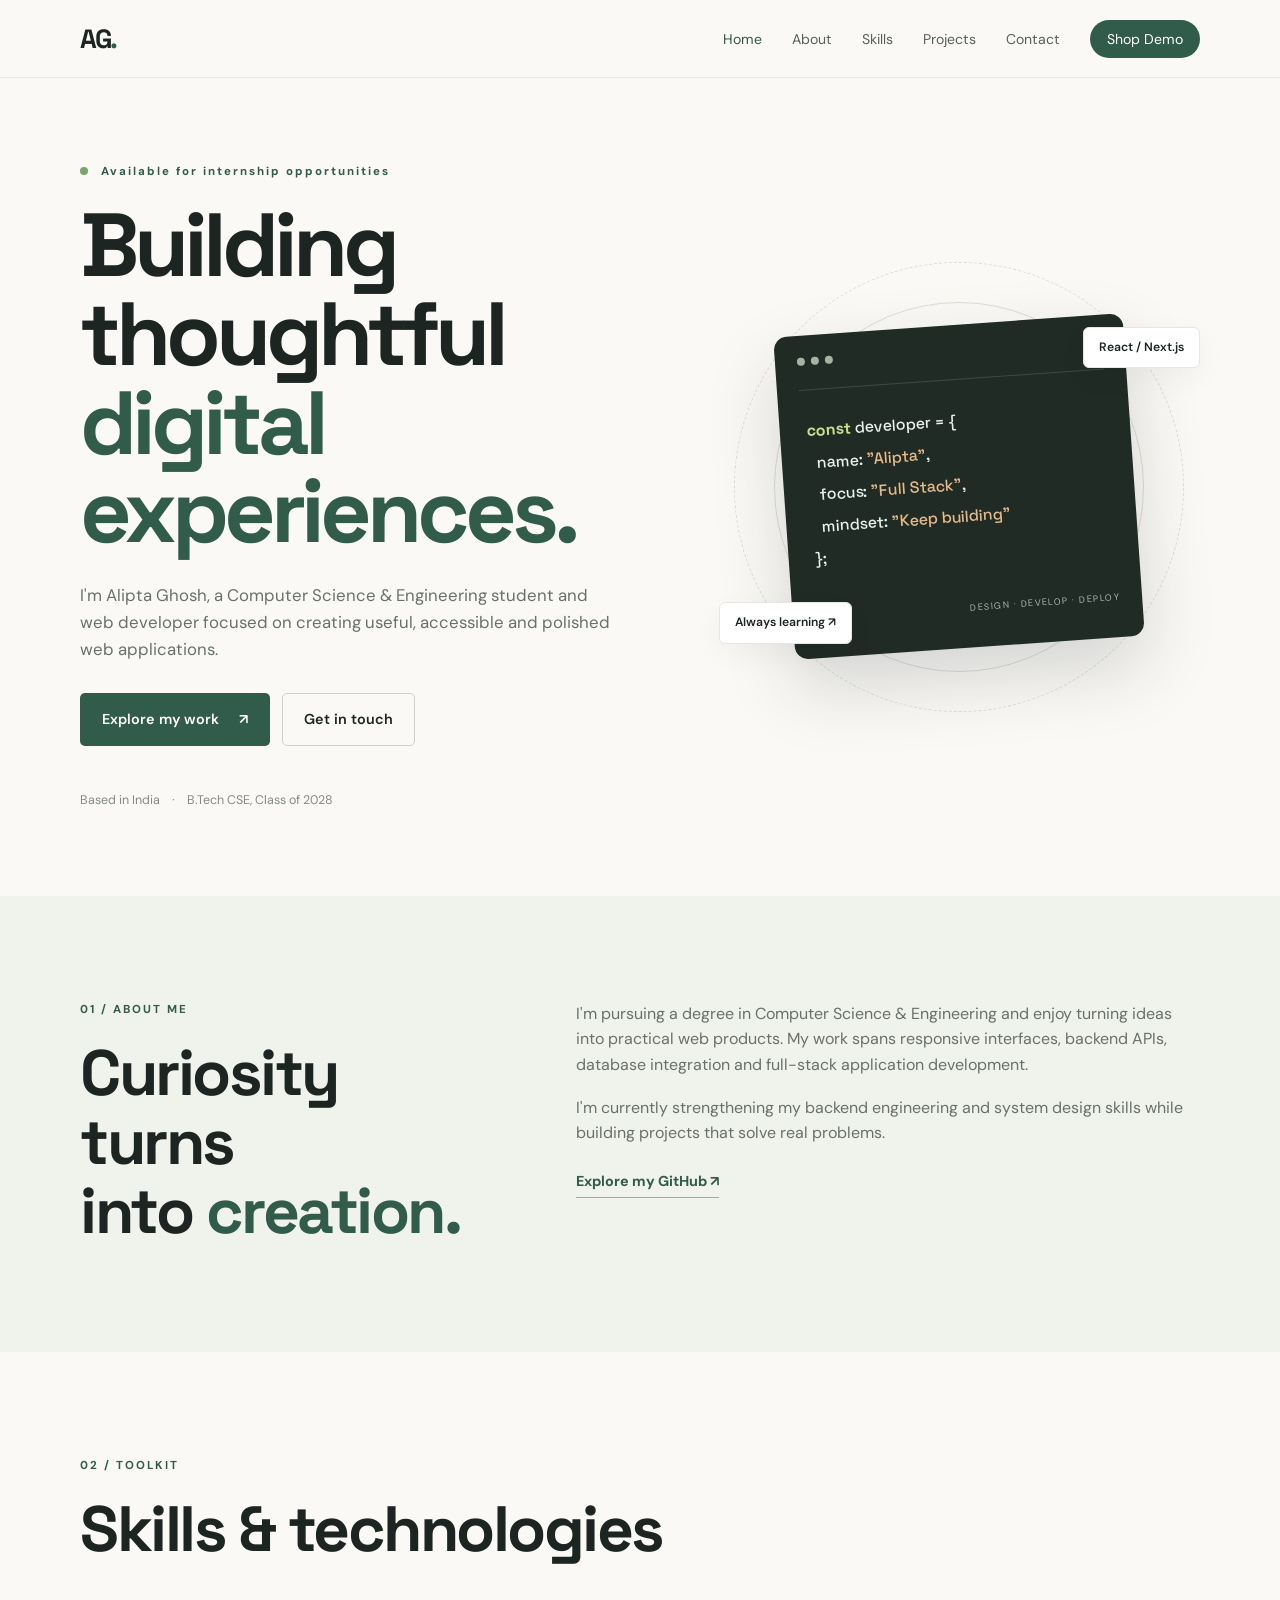
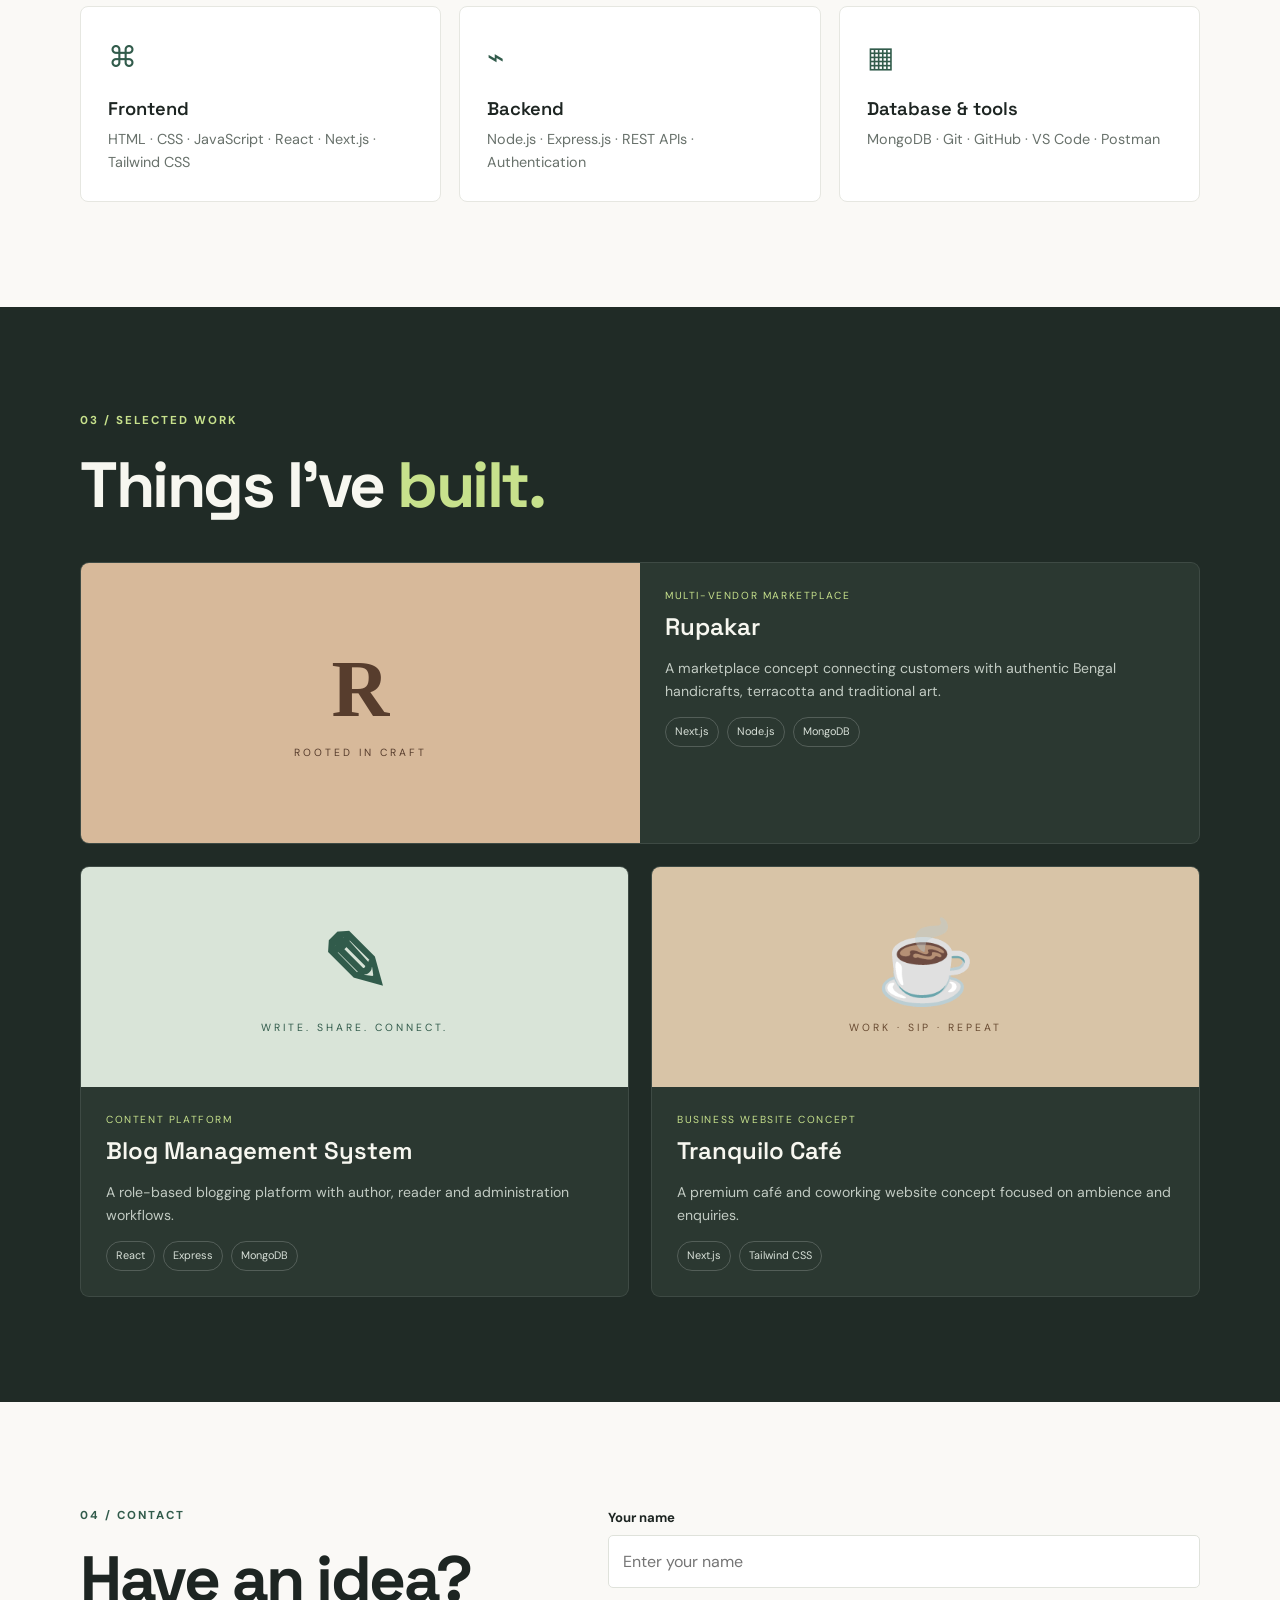
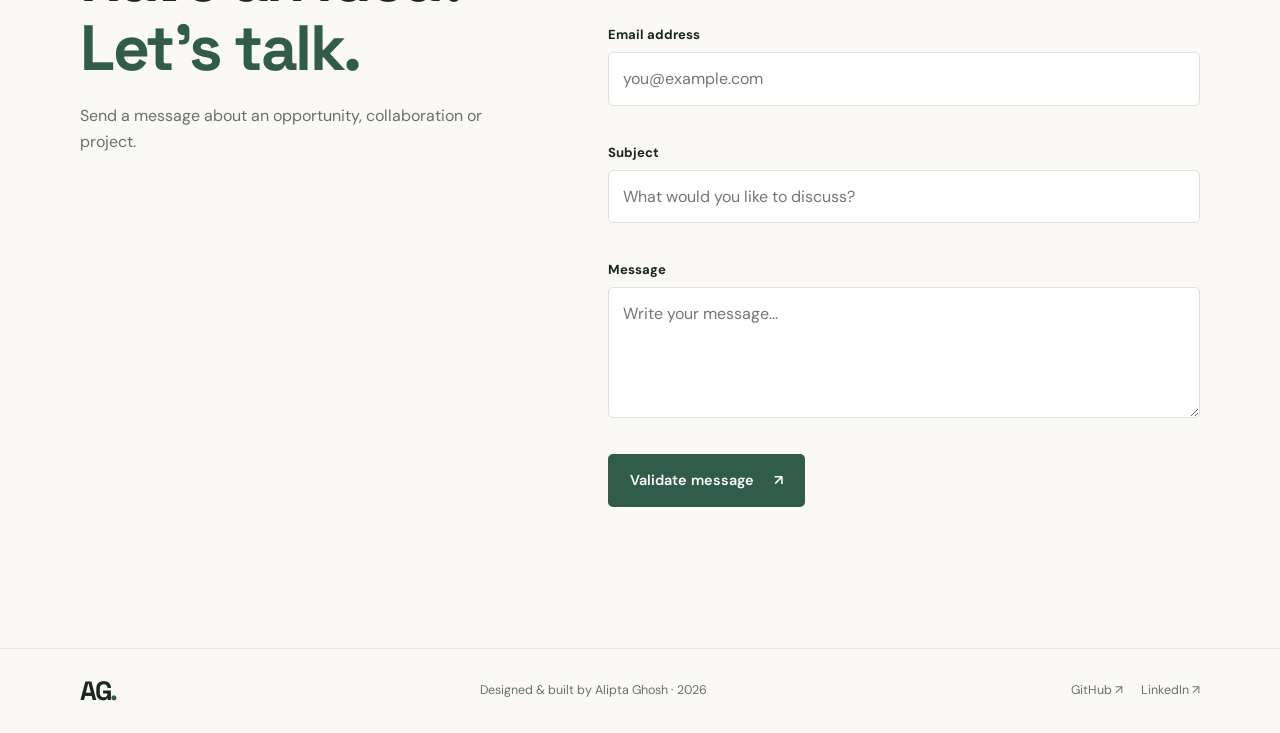
<file: index.html>
<!doctype html>
<html lang="en">
  <head>
    <meta charset="UTF-8" />
    <meta name="viewport" content="width=device-width, initial-scale=1.0" />
    <meta
      name="description"
      content="Alipta Ghosh — Computer Science student and full-stack web developer."
    />
    <title>Alipta Ghosh | Portfolio</title>
    <link rel="preconnect" href="https://fonts.googleapis.com" />
    <link rel="preconnect" href="https://fonts.gstatic.com" crossorigin />
    <link
      href="https://fonts.googleapis.com/css2?family=DM+Sans:wght@400;500;600;700&family=Space+Grotesk:wght@500;600;700&display=swap"
      rel="stylesheet"
    />
    <link rel="stylesheet" href="style.css" />
    <script src="script.js" defer></script>
  </head>
  <body>
    <header class="site-header">
      <nav class="navbar container" aria-label="Main navigation">
        <a class="logo" href="index.html">AG<span>.</span></a>
        <button
          class="menu-toggle"
          aria-label="Open navigation"
          aria-expanded="false"
          aria-controls="nav-links"
        >
          <span></span><span></span><span></span>
        </button>
        <ul class="nav-links" id="nav-links">
          <li><a class="active" href="#home">Home</a></li>
          <li><a href="#about">About</a></li>
          <li><a href="#skills">Skills</a></li>
          <li><a href="#projects">Projects</a></li>
          <li><a href="#contact">Contact</a></li>
          <li><a class="nav-cta" href="shop.html">Shop Demo</a></li>
        </ul>
      </nav>
    </header>

    <main>
      <section class="hero container" id="home">
        <div class="hero-copy">
          <p class="eyebrow">
            <span class="status-dot"></span> Available for internship
            opportunities
          </p>
          <h1>Building thoughtful<br /><span>digital experiences.</span></h1>
          <p class="hero-description">
            I'm Alipta Ghosh, a Computer Science & Engineering student and web
            developer focused on creating useful, accessible and polished web
            applications.
          </p>
          <div class="hero-actions">
            <a class="button button-primary" href="#projects"
              >Explore my work <span>↗</span></a
            >
            <a class="button button-secondary" href="#contact">Get in touch</a>
          </div>
          <div class="hero-meta">
            <span>Based in India</span><span>·</span
            ><span>B.Tech CSE, Class of 2028</span>
          </div>
        </div>
        <div class="hero-art" aria-label="Abstract portfolio illustration">
          <div class="art-orbit orbit-one"></div>
          <div class="art-orbit orbit-two"></div>
          <div class="art-card">
            <div class="art-card-top">
              <span></span><span></span><span></span>
            </div>
            <div class="art-code">
              <b>const</b> developer = {<br />&nbsp; name:
              <em>"Alipta"</em>,<br />&nbsp; focus:
              <em>"Full Stack"</em>,<br />&nbsp; mindset:
              <em>"Keep building"</em><br />};
            </div>
            <div class="art-bottom">
              <span>✳</span><span>DESIGN · DEVELOP · DEPLOY</span>
            </div>
          </div>
          <div class="floating-chip chip-one">React / Next.js</div>
          <div class="floating-chip chip-two">Always learning ↗</div>
        </div>
      </section>

      <section class="section section-muted" id="about">
        <div class="container two-column">
          <div>
            <p class="eyebrow">01 / ABOUT ME</p>
            <h2>
              Curiosity turns<br />into <span class="accent">creation.</span>
            </h2>
          </div>
          <div class="section-copy">
            <p>
              I'm pursuing a degree in Computer Science & Engineering and enjoy
              turning ideas into practical web products. My work spans
              responsive interfaces, backend APIs, database integration and
              full-stack application development.
            </p>
            <p>
              I'm currently strengthening my backend engineering and system
              design skills while building projects that solve real problems.
            </p>
            <a
              class="text-link"
              href="https://github.com/Alipta001"
              target="_blank"
              rel="noreferrer"
              >Explore my GitHub ↗</a
            >
          </div>
        </div>
      </section>

      <section class="section container" id="skills">
        <p class="eyebrow">02 / TOOLKIT</p>
        <h2>Skills & technologies</h2>
        <div class="skills-grid">
          <article class="skill-card">
            <span class="skill-icon">⌘</span>
            <h3>Frontend</h3>
            <p>HTML · CSS · JavaScript · React · Next.js · Tailwind CSS</p>
          </article>
          <article class="skill-card">
            <span class="skill-icon">⌁</span>
            <h3>Backend</h3>
            <p>Node.js · Express.js · REST APIs · Authentication</p>
          </article>
          <article class="skill-card">
            <span class="skill-icon">▦</span>
            <h3>Database & tools</h3>
            <p>MongoDB · Git · GitHub · VS Code · Postman</p>
          </article>
        </div>
      </section>

      <section class="section section-dark" id="projects">
        <div class="container">
          <p class="eyebrow">03 / SELECTED WORK</p>
          <h2>Things I've <span>built.</span></h2>
          <div class="projects-grid">
            <article class="project-card project-featured">
              <div class="project-visual rupakar-visual">
                <span>R</span><small>ROOTED IN CRAFT</small>
              </div>
              <div class="project-info">
                <div>
                  <p class="project-type">MULTI-VENDOR MARKETPLACE</p>
                  <h3>Rupakar</h3>
                </div>
                <p>
                  A marketplace concept connecting customers with authentic
                  Bengal handicrafts, terracotta and traditional art.
                </p>
                <div class="tag-row">
                  <span>Next.js</span><span>Node.js</span><span>MongoDB</span>
                </div>
              </div>
            </article>
            <article class="project-card">
              <div class="project-visual blog-visual">
                <span>✎</span><small>WRITE. SHARE. CONNECT.</small>
              </div>
              <div class="project-info">
                <div>
                  <p class="project-type">CONTENT PLATFORM</p>
                  <h3>Blog Management System</h3>
                </div>
                <p>
                  A role-based blogging platform with author, reader and
                  administration workflows.
                </p>
                <div class="tag-row">
                  <span>React</span><span>Express</span><span>MongoDB</span>
                </div>
              </div>
            </article>
            <article class="project-card">
              <div class="project-visual tranquilo-visual">
                <span>☕</span><small>WORK · SIP · REPEAT</small>
              </div>
              <div class="project-info">
                <div>
                  <p class="project-type">BUSINESS WEBSITE CONCEPT</p>
                  <h3>Tranquilo Café</h3>
                </div>
                <p>
                  A premium café and coworking website concept focused on
                  ambience and enquiries.
                </p>
                <div class="tag-row">
                  <span>Next.js</span><span>Tailwind CSS</span>
                </div>
              </div>
            </article>
          </div>
        </div>
      </section>

      <section class="section container contact-section" id="contact">
        <div class="contact-heading">
          <p class="eyebrow">04 / CONTACT</p>
          <h2>Have an idea?<br /><span class="accent">Let's talk.</span></h2>
          <p>Send a message about an opportunity, collaboration or project.</p>
        </div>
        <form class="contact-form" id="contactForm" novalidate>
          <div class="form-row">
            <label for="name">Your name</label
            ><input
              id="name"
              name="name"
              type="text"
              placeholder="Enter your name"
              required
              minlength="2"
            /><small class="error" id="nameError"></small>
          </div>
          <div class="form-row">
            <label for="email">Email address</label
            ><input
              id="email"
              name="email"
              type="email"
              placeholder="you@example.com"
              required
            /><small class="error" id="emailError"></small>
          </div>
          <div class="form-row">
            <label for="subject">Subject</label
            ><input
              id="subject"
              name="subject"
              type="text"
              placeholder="What would you like to discuss?"
              required
              minlength="3"
            /><small class="error" id="subjectError"></small>
          </div>
          <div class="form-row">
            <label for="message">Message</label
            ><textarea
              id="message"
              name="message"
              rows="4"
              placeholder="Write your message..."
              required
              minlength="10"
            ></textarea
            ><small class="error" id="messageError"></small>
          </div>
          <button class="button button-primary submit-button" type="submit">
            Validate message <span>↗</span>
          </button>
          <p
            class="form-feedback"
            id="formFeedback"
            role="status"
            aria-live="polite"
          ></p>
        </form>
      </section>
    </main>
    <footer class="site-footer">
      <div class="container footer-inner">
        <a class="logo" href="#home">AG<span>.</span></a>
        <p>Designed & built by Alipta Ghosh · 2026</p>
        <div>
          <a
            href="https://github.com/Alipta001"
            target="_blank"
            rel="noreferrer"
            >GitHub ↗</a
          ><a href="https://www.linkedin.com/" target="_blank" rel="noreferrer"
            >LinkedIn ↗</a
          >
        </div>
      </div>
    </footer>
  </body>
</html>
</file>
<file: style.css>
/* Shared styles: responsive navigation, Flexbox and CSS Grid layouts */
:root {
  --ink: #1d2522;
  --muted: #68716b;
  --paper: #faf9f6;
  --green: #315b4b;
  --lime: #d9ed9a;
  --line: #e6e7e1;
  --serif: Georgia, serif;
}
* {
  box-sizing: border-box;
  margin: 0;
  padding: 0;
}
html {
  scroll-behavior: smooth;
  scroll-padding-top: 90px;
}
body {
  font-family: "DM Sans", sans-serif;
  color: var(--ink);
  background: var(--paper);
  line-height: 1.6;
}
a {
  color: inherit;
  text-decoration: none;
}
button,
input,
textarea {
  font: inherit;
}
.container {
  width: min(1120px, calc(100% - 48px));
  margin-inline: auto;
}
.site-header {
  height: 78px;
  position: sticky;
  top: 0;
  z-index: 20;
  background: rgba(250, 249, 246, 0.94);
  backdrop-filter: blur(14px);
  border-bottom: 1px solid rgba(29, 37, 34, 0.08);
}
.navbar {
  height: 100%;
  display: flex;
  align-items: center;
  justify-content: space-between;
}
.logo,
.shop-logo {
  font:
    700 1.65rem "Space Grotesk",
    sans-serif;
  letter-spacing: -2px;
}
.logo span,
.shop-logo span {
  color: var(--green);
}
.nav-links {
  display: flex;
  align-items: center;
  gap: 30px;
  list-style: none;
}
.nav-links a {
  font-size: 0.88rem;
  color: #58615b;
  transition: color 0.2s;
}
.nav-links a:hover,
.nav-links a.active {
  color: var(--green);
}
.nav-links .nav-cta {
  padding: 10px 17px;
  border-radius: 30px;
  background: var(--green);
  color: white;
}
.menu-toggle {
  display: none;
  background: none;
  border: 0;
  cursor: pointer;
}
.menu-toggle span {
  display: block;
  width: 24px;
  height: 2px;
  background: var(--ink);
  margin: 5px;
}
.hero {
  min-height: 650px;
  display: grid;
  grid-template-columns: 1.1fr 0.9fr;
  align-items: center;
  gap: 50px;
  padding-block: 85px;
}
.eyebrow {
  font-size: 0.72rem;
  letter-spacing: 2px;
  font-weight: 700;
  color: var(--green);
  margin-bottom: 20px;
}
.status-dot {
  display: inline-block;
  width: 8px;
  height: 8px;
  border-radius: 50%;
  background: #77a66a;
  margin-right: 8px;
}
.hero h1,
.shop-hero h1 {
  font:
    700 clamp(3.4rem, 7vw, 6.3rem)/0.99 "Space Grotesk",
    sans-serif;
  letter-spacing: -5px;
}
.hero h1 span {
  color: var(--green);
}
.hero-description {
  max-width: 540px;
  color: var(--muted);
  font-size: 1.05rem;
  margin: 26px 0 30px;
}
.hero-actions {
  display: flex;
  gap: 12px;
  flex-wrap: wrap;
}
.button {
  display: inline-flex;
  align-items: center;
  justify-content: center;
  gap: 20px;
  padding: 14px 21px;
  border-radius: 5px;
  font-weight: 600;
  font-size: 0.9rem;
  border: 1px solid transparent;
  cursor: pointer;
}
.button-primary {
  background: var(--green);
  color: white;
}
.button-primary:hover {
  background: #244638;
}
.button-secondary {
  border-color: #cdd2ca;
}
.hero-meta {
  display: flex;
  gap: 12px;
  margin-top: 45px;
  color: #858b85;
  font-size: 0.78rem;
}
.hero-art {
  height: 410px;
  position: relative;
  display: grid;
  place-items: center;
}
.art-orbit {
  position: absolute;
  border: 1px solid #d9dfd4;
  border-radius: 50%;
  width: 370px;
  height: 370px;
}
.orbit-two {
  width: 450px;
  height: 450px;
  border-style: dashed;
}
.art-card {
  position: relative;
  width: min(350px, 90%);
  padding: 22px;
  background: #202b26;
  color: #e8f0e9;
  border-radius: 13px;
  box-shadow: 0 30px 70px #1d25222b;
  transform: rotate(-4deg);
}
.art-card-top {
  display: flex;
  gap: 6px;
  padding-bottom: 24px;
  border-bottom: 1px solid #ffffff24;
}
.art-card-top span {
  width: 8px;
  height: 8px;
  border-radius: 50%;
  background: #a5b39f;
}
.art-code {
  font:
    500 1rem/2 "Space Grotesk",
    sans-serif;
  padding: 25px 5px;
}
.art-code b {
  color: #c7e18c;
}
.art-code em {
  font-style: normal;
  color: #e6b98a;
}
.art-bottom {
  display: flex;
  align-items: center;
  justify-content: space-between;
  color: #aab6aa;
  font-size: 0.57rem;
  letter-spacing: 1.5px;
}
.art-bottom span:first-child {
  font-size: 1.4rem;
  color: #c7e18c;
}
.floating-chip {
  position: absolute;
  background: white;
  border: 1px solid var(--line);
  padding: 10px 15px;
  border-radius: 6px;
  box-shadow: 0 10px 30px #0000000b;
  font-size: 0.76rem;
  font-weight: 600;
}
.chip-one {
  top: 45px;
  right: 0;
}
.chip-two {
  bottom: 48px;
  left: 0;
}
.section {
  padding-block: 105px;
}
.section-muted {
  background: #f0f2ec;
}
.two-column {
  display: grid;
  grid-template-columns: 0.8fr 1.2fr;
  gap: 80px;
}
.section h2,
.contact-heading h2,
.shop-section-heading h2 {
  font:
    700 clamp(2.4rem, 5vw, 4rem)/1.08 "Space Grotesk",
    sans-serif;
  letter-spacing: -2.5px;
}
.accent {
  color: var(--green);
}
.section-copy {
  max-width: 620px;
  color: var(--muted);
}
.section-copy p + p {
  margin-top: 17px;
}
.text-link {
  display: inline-block;
  margin-top: 24px;
  color: var(--green);
  font-weight: 700;
  font-size: 0.9rem;
  border-bottom: 1px solid #9aaf9e;
  padding-bottom: 4px;
}
.skills-grid {
  display: grid;
  grid-template-columns: repeat(3, 1fr);
  gap: 18px;
  margin-top: 42px;
}
.skill-card {
  border: 1px solid var(--line);
  padding: 27px;
  border-radius: 8px;
  background: white;
}
.skill-icon {
  font-size: 1.8rem;
  color: var(--green);
}
.skill-card h3 {
  font:
    600 1.15rem "Space Grotesk",
    sans-serif;
  margin: 17px 0 8px;
}
.skill-card p {
  font-size: 0.9rem;
  color: var(--muted);
}
.section-dark {
  background: #202b26;
  color: #f7f7f0;
}
.section-dark .eyebrow {
  color: #c7e18c;
}
.section-dark h2 span {
  color: #c7e18c;
}
.projects-grid {
  display: grid;
  grid-template-columns: repeat(2, 1fr);
  gap: 22px;
  margin-top: 42px;
}
.project-card {
  background: #2b3831;
  border: 1px solid #ffffff17;
  border-radius: 9px;
  overflow: hidden;
}
.project-featured {
  grid-column: span 2;
  display: grid;
  grid-template-columns: 1fr 1fr;
}
.project-visual {
  height: 220px;
  display: flex;
  align-items: center;
  justify-content: center;
  flex-direction: column;
  gap: 10px;
}
.project-featured .project-visual {
  height: 100%;
  min-height: 280px;
}
.project-visual span {
  font: 700 5rem var(--serif);
}
.project-visual small {
  font-size: 0.65rem;
  letter-spacing: 3px;
}
.rupakar-visual {
  background: #d7b99a;
  color: #573d2d;
}
.blog-visual {
  background: #d9e4d8;
  color: #315b4b;
}
.tranquilo-visual {
  background: #d8c4a7;
  color: #684a31;
}
.project-info {
  padding: 25px;
}
.project-type {
  font-size: 0.64rem;
  letter-spacing: 1.6px;
  color: #c7e18c;
  margin-bottom: 7px;
}
.project-info h3 {
  font:
    600 1.5rem "Space Grotesk",
    sans-serif;
}
.project-info > p {
  font-size: 0.88rem;
  color: #c2cbc3;
  margin: 15px 0;
}
.tag-row {
  display: flex;
  gap: 8px;
  flex-wrap: wrap;
}
.tag-row span {
  font-size: 0.68rem;
  border: 1px solid #ffffff30;
  padding: 5px 9px;
  border-radius: 20px;
  color: #d8e0d8;
}
.contact-section {
  display: grid;
  grid-template-columns: 0.85fr 1.15fr;
  gap: 90px;
}
.contact-heading > p:last-child {
  color: var(--muted);
  margin-top: 20px;
}
.contact-form {
  display: grid;
  gap: 17px;
}
.form-row {
  display: flex;
  flex-direction: column;
  gap: 7px;
}
.form-row label {
  font-size: 0.82rem;
  font-weight: 700;
}
.form-row input,
.form-row textarea {
  width: 100%;
  padding: 13px 14px;
  border: 1px solid #dfe2db;
  border-radius: 5px;
  background: white;
  outline: none;
}
.form-row input:focus,
.form-row textarea:focus {
  border-color: var(--green);
  box-shadow: 0 0 0 3px #315b4b16;
}
.form-row textarea {
  resize: vertical;
}
.error {
  color: #b34242;
  font-size: 0.75rem;
  min-height: 1em;
}
.submit-button {
  justify-self: start;
}
.form-feedback {
  font-size: 0.85rem;
  color: var(--green);
  min-height: 1.4em;
}
.site-footer {
  border-top: 1px solid var(--line);
  padding: 25px 0;
}
.footer-inner {
  display: flex;
  align-items: center;
  justify-content: space-between;
  gap: 20px;
}
.footer-inner p,
.footer-inner > div {
  font-size: 0.78rem;
  color: var(--muted);
}
.footer-inner > div {
  display: flex;
  gap: 18px;
}
.announcement {
  text-align: center;
  background: #253a30;
  color: #f6f5ee;
  padding: 9px 15px;
  font-size: 0.73rem;
  letter-spacing: 0.4px;
}
.announcement span {
  color: #c7e18c;
  padding: 0 7px;
}
.shop-header {
  position: relative;
}
.shop-logo {
  font-size: 1.9rem;
}
.cart-link span {
  display: inline-grid;
  place-items: center;
  width: 21px;
  height: 21px;
  background: #e8eee4;
  border-radius: 50%;
  font-size: 0.7rem;
  margin-left: 4px;
  color: var(--green);
}
.shop-hero {
  background: #f0eee8;
}
.shop-hero-inner {
  min-height: 570px;
  display: grid;
  grid-template-columns: 0.85fr 1.15fr;
  align-items: center;
  gap: 45px;
  padding-block: 55px;
}
.shop-hero h1 {
  font-size: clamp(4rem, 7vw, 6.5rem);
}
.shop-hero h1 em,
.shop-story h2 em {
  font-family: var(--serif);
  font-weight: 400;
  color: #7a654c;
}
.shop-hero-copy > p:not(.eyebrow) {
  max-width: 400px;
  color: var(--muted);
  margin: 24px 0;
}
.shop-button {
  background: #283d32;
  color: white;
}
.shop-hero-image {
  height: 450px;
  overflow: hidden;
}
.shop-hero-image img,
.product-image img {
  width: 100%;
  height: 100%;
  object-fit: cover;
  display: block;
}
.shop-benefits {
  display: flex;
  justify-content: space-between;
  gap: 20px;
  padding-block: 27px;
  border-bottom: 1px solid var(--line);
}
.shop-benefits div {
  display: flex;
  gap: 13px;
  align-items: center;
}
.shop-benefits b {
  font: 600 0.8rem "Space Grotesk";
  color: #9a8b75;
}
.shop-benefits span {
  font-size: 0.83rem;
}
.shop-products {
  padding-block: 90px;
}
.shop-section-heading {
  display: flex;
  justify-content: space-between;
  align-items: end;
  gap: 25px;
  margin-bottom: 35px;
}
.shop-section-heading h2 {
  font-size: 2.8rem;
}
.shop-section-heading > p {
  max-width: 300px;
  color: var(--muted);
  font-size: 0.88rem;
}
.product-grid {
  display: grid;
  grid-template-columns: repeat(3, 1fr);
  gap: 22px;
}
.product-image {
  height: 310px;
  position: relative;
  background: #eee;
  overflow: hidden;
}
.product-image img {
  transition: transform 0.5s;
}
.product-card:hover .product-image img {
  transform: scale(1.04);
}
.product-label {
  position: absolute;
  top: 13px;
  left: 13px;
  background: white;
  padding: 6px 9px;
  font-size: 0.6rem;
  letter-spacing: 1px;
}
.product-details {
  display: flex;
  justify-content: space-between;
  gap: 10px;
  padding: 17px 0 12px;
}
.product-details h3 {
  font: 600 1.02rem "Space Grotesk";
}
.product-details p {
  font-size: 0.77rem;
  color: var(--muted);
  margin-top: 4px;
}
.product-details strong {
  font-size: 0.9rem;
  white-space: nowrap;
}
.add-button {
  width: 100%;
  padding: 11px;
  border: 1px solid #cfd4ca;
  background: transparent;
  text-align: left;
  cursor: pointer;
  font-weight: 600;
  font-size: 0.8rem;
  transition: 0.2s;
}
.add-button:hover {
  background: var(--green);
  color: white;
  border-color: var(--green);
}
.cart-feedback {
  margin-top: 15px;
  color: var(--green);
  font-size: 0.85rem;
  min-height: 1.4em;
}
.shop-story {
  background: #e9e8df;
  padding: 95px 0;
  text-align: center;
}
.story-inner {
  max-width: 720px;
}
.shop-story h2 {
  font: 700 clamp(2.7rem, 5vw, 4.5rem)/1.1 "Space Grotesk";
  letter-spacing: -2px;
}
.shop-story > div > p:not(.eyebrow) {
  max-width: 560px;
  margin: 22px auto;
  color: var(--muted);
}
.shop-story .text-link {
  margin-top: 10px;
}
@media (max-width: 800px) {
  .hero {
    grid-template-columns: 1fr;
    padding-block: 70px;
    gap: 20px;
  }
  .hero-art {
    height: 370px;
  }
  .two-column,
  .contact-section {
    grid-template-columns: 1fr;
    gap: 30px;
  }
  .skills-grid {
    grid-template-columns: 1fr 1fr;
  }
  .project-featured {
    grid-template-columns: 1fr;
  }
  .project-featured .project-visual {
    min-height: 220px;
  }
  .shop-hero-inner {
    grid-template-columns: 1fr;
  }
  .shop-hero-image {
    height: 350px;
  }
  .shop-section-heading {
    align-items: start;
    flex-direction: column;
  }
  .product-image {
    height: 240px;
  }
}
@media (max-width: 640px) {
  .container {
    width: min(100% - 36px, 1120px);
  }
  .site-header {
    height: 68px;
  }
  .menu-toggle {
    display: block;
    z-index: 22;
  }
  .nav-links {
    display: none;
    position: absolute;
    top: 68px;
    left: 0;
    right: 0;
    background: var(--paper);
    padding: 20px 24px 25px;
    box-shadow: 0 15px 20px #0000000c;
    flex-direction: column;
    align-items: stretch;
    gap: 17px;
  }
  .nav-links.open {
    display: flex;
  }
  .nav-links .nav-cta {
    text-align: center;
  }
  .hero {
    min-height: auto;
    padding-block: 65px;
  }
  .hero h1 {
    font-size: clamp(3.1rem, 14vw, 4.6rem);
    letter-spacing: -3px;
  }
  .hero-description {
    font-size: 0.95rem;
  }
  .hero-art {
    height: 320px;
  }
  .art-orbit {
    width: 270px;
    height: 270px;
  }
  .orbit-two {
    width: 320px;
    height: 320px;
  }
  .art-card {
    width: 290px;
  }
  .chip-one {
    right: -3px;
    top: 20px;
  }
  .chip-two {
    left: -2px;
    bottom: 20px;
  }
  .section {
    padding-block: 75px;
  }
  .section h2,
  .contact-heading h2 {
    font-size: 2.8rem;
  }
  .skills-grid,
  .projects-grid,
  .product-grid {
    grid-template-columns: 1fr;
  }
  .project-featured {
    grid-column: auto;
  }
  .footer-inner {
    flex-wrap: wrap;
  }
  .footer-inner p {
    order: 3;
    width: 100%;
  }
  .shop-hero-inner {
    padding-block: 45px;
  }
  .shop-hero h1 {
    font-size: 4.2rem;
  }
  .shop-hero-image {
    height: 280px;
  }
  .shop-benefits {
    flex-direction: column;
    gap: 13px;
  }
  .shop-products {
    padding-block: 70px;
  }
  .product-image {
    height: 330px;
  }
  .shop-section-heading h2 {
    font-size: 2.3rem;
  }
  .announcement {
    font-size: 0.65rem;
  }
}
</file>
